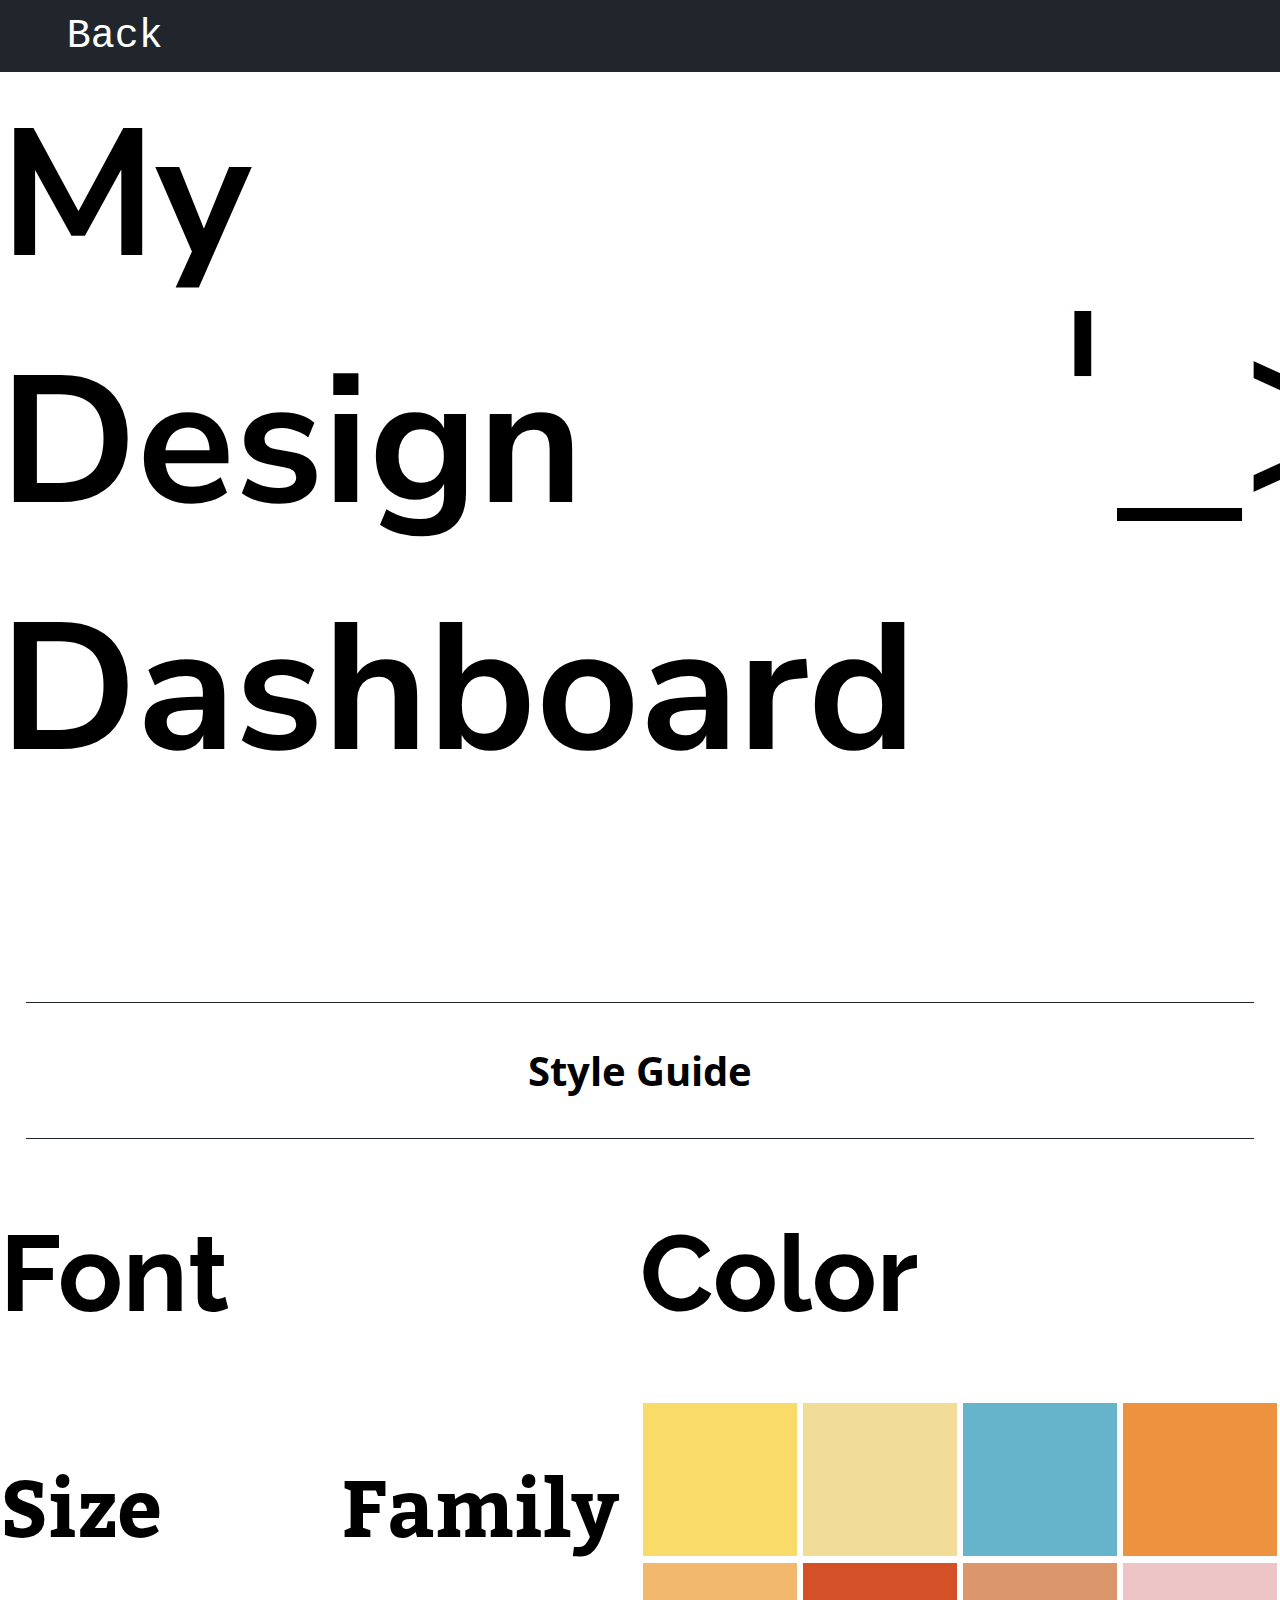
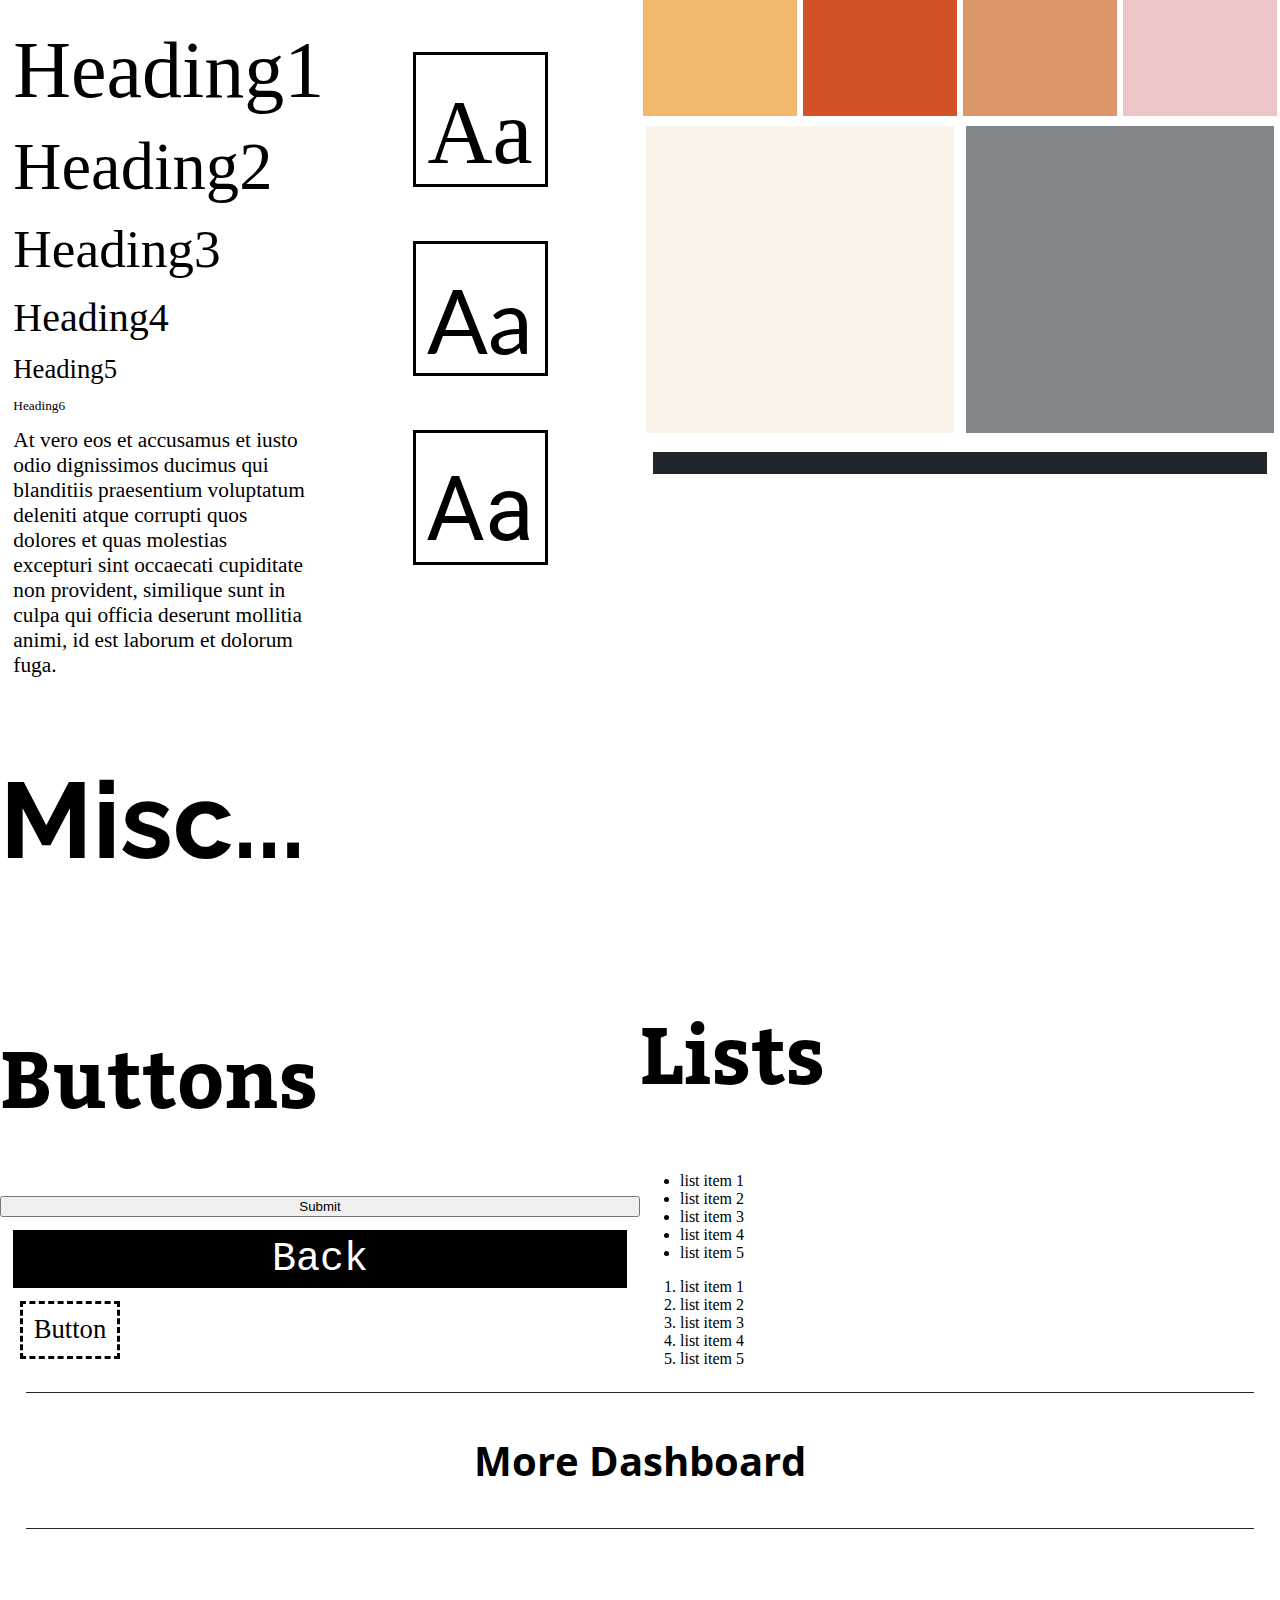
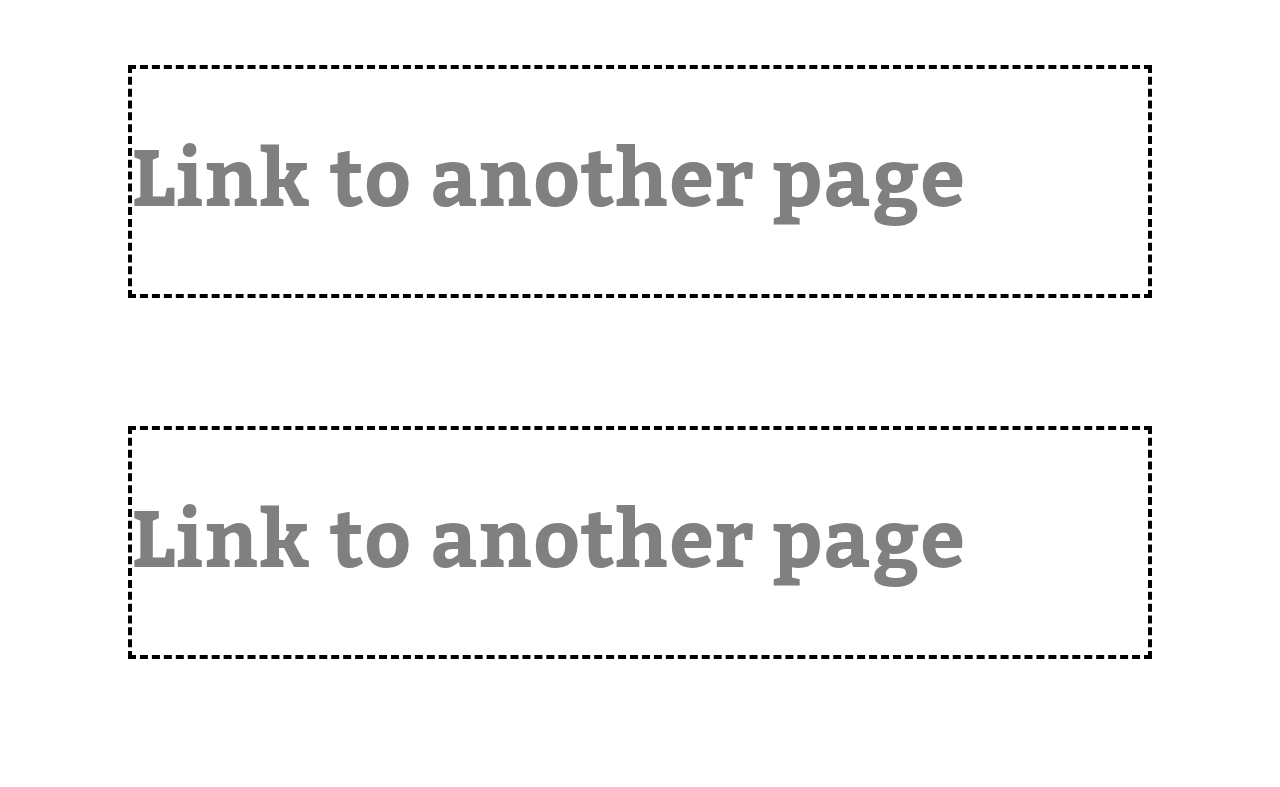
<file: index.html>
<!DOCTYPE html>
<html lang="en" dir="ltr">

<head>
    <meta charset="utf-8">
    <title>My Design Dashboard</title>
    <link rel="stylesheet" href="css/style.css">
</head>

<body>
    <div class="navBar">
      <div class="navButtonWrapper">

        <div class="back">
          <a href="#">Back</a>
        </div>

      </div>
    </div>

    <div class="title">
      <div>
        <h1>My</h1>
        <h1>Design</h1>
        <h1>Dashboard</h1>

      </div>

      <img src="static/emoji.jpg" alt="">
    </div>

    <hr>

    <h2 style = "text-align: center;">Style Guide</h2>
    <hr>

    <div class="curr">

      <div class="left">
        <h3>Font</h3>

        <div class="size">
          <h4>Size</h4>
          <div class="headings">
            <p style = "font-size: 60pt; margin: 10pt;">Heading1</p>
            <p style = "font-size: 50pt; margin: 10pt;">Heading2</p>
            <p style = "font-size: 40pt; margin: 10pt;">Heading3</p>
            <p style = "font-size: 30pt; margin: 10pt;">Heading4</p>
            <p style = "font-size: 20pt; margin: 10pt;">Heading5</p>
            <p style = "font-size: 10pt; margin: 10pt;">Heading6</p>
          </div>
          <div class="paragraphs">
            <p style = "font-size: 16pt; margin: 10pt;">At vero eos et accusamus et iusto odio
              dignissimos ducimus qui blanditiis praesentium voluptatum deleniti atque
              corrupti quos dolores et quas molestias excepturi sint occaecati cupiditate
              non provident, similique sunt in culpa qui officia deserunt mollitia animi,
              id est laborum et dolorum fuga. <p>
            <!-- <p style = "font-size: 16pt; margin: 10pt; font-style: italic">Et harum quidem rerum facilis est et expedita
              distinctio. Nam libero tempore, cum soluta nobis est eligendi optio cumque nihil
              impedit quo minus id quod maxime placeat facere possimus, omnis voluptas assumenda est,
              omnis dolor repellendus. Temporibus autem quibusdam et aut officiis debitis aut rerum
              necessitatibus saepe eveniet ut et voluptates repudiandae sint et molestiae non recusandae.
              Itaque earum rerum hic tenetur a sapiente delectus, ut aut reiciendis voluptatibus maiores alias
              consequatur aut perferendis doloribus asperiores repellat."</p> -->
          </div>
        </div>

        <div class="family">
          <h4>Family</h4>

          <div class="fWrapper">
            <div id="f01">
              Aa
            </div>

            <!-- <p>Georgia</p> -->

          </div>

          <div class="fWrapper">
            <div id="f02">
              Aa
            </div>
            <!-- <p>Lato</p> -->
          </div>

          <div class="fWrapper">
            <div id="f03">
              Aa
            </div>
            <!-- <p>Lato</p> -->
          </div>


        </div>
      </div>


      <div class="right">

        <h3>Color</h3>


        <div class="platter">
          <div id="c00"><span>#f8db68</span></div>
          <div id="c01"><span>#f1dc98</span></div>
          <div id="c02"><span>#65b4cc</span></div>
          <div id="c03"><span>#ed933f</span></div>

          <div id="c10"><span>#f2b86e</span></div>
          <div id="c11"><span>#d45026</span></div>
          <div id="c12"><span>#db976b</span></div>
          <div id="c13"><span>#eec5c6</span></div>

          <div id="c20"><span>#f9f4e7</span></div>
          <div id="c22"><span>#83878a</span></div>
          <div id="c40"><span>#21262c</span></div>

        </div>

      </div>

      <div class="misc">
        <h3>Misc...</h3>
        <div class="button">
          <h4>Buttons</h4>
          <button type="button" name="button">Submit</button>
          <div id="back">
            <a href="#">Back</a>
          </div>

          <div id="b02">
            <span>Button</span>
          </div>

        </div>

        <div class="list">
          <h4>Lists</h4>
          <ul>
            <li>list item 1</li>
            <li>list item 2</li>
            <li>list item 3</li>
            <li>list item 4</li>
            <li>list item 5</li>
          </ul>
          <ol>
            <li>list item 1</li>
            <li>list item 2</li>
            <li>list item 3</li>
            <li>list item 4</li>
            <li>list item 5</li>

          </ol>


        </div>

      </div>

    </div>

    <hr>

    <h2 style = "text-align: center;">More Dashboard</h2>

    <hr>

    <div class="board">

      <div id="b01">
        <h4 style = "color: grey">Link to another page</h4>
      </div>

      <div id="b01">
        <h4 style = "color: grey">Link to another page</h4>
      </div>

      <!-- <div id="b03">
        <h4 style = "color: grey">Link to another page</h4>
      </div>


      <div id="b04">
        <h4 style = "color: grey">Link to another page</h4>
      </div> -->


    </div>

    <div class="footer">

    </div>

</body>

</html>
</file>
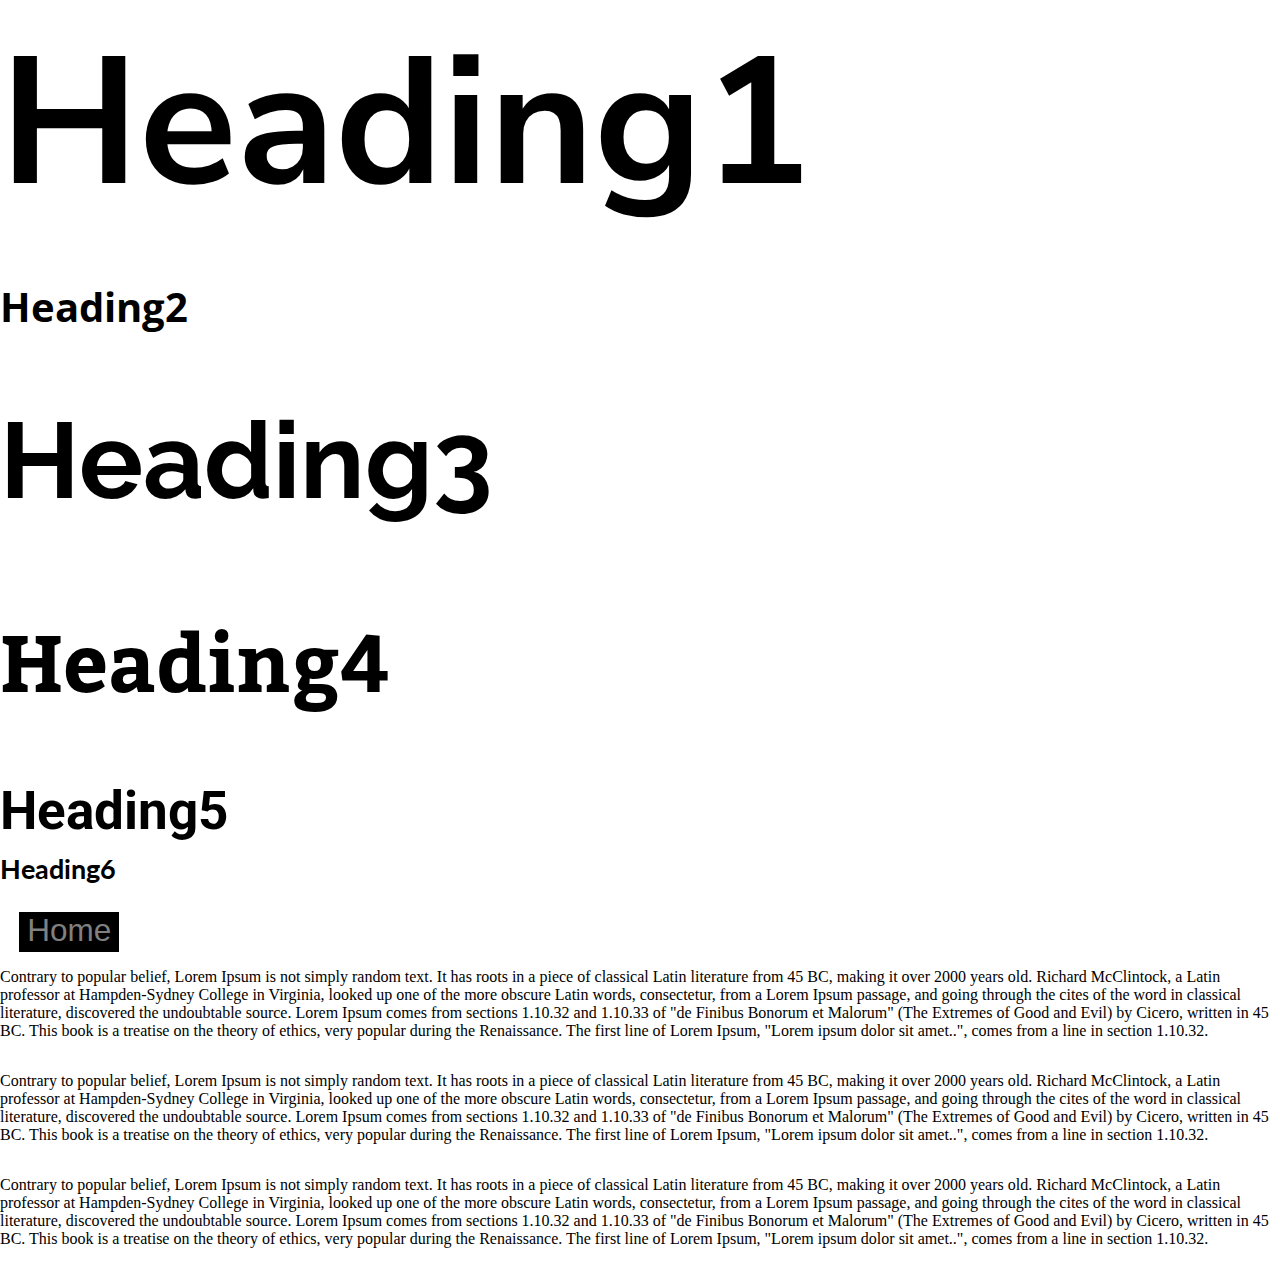
<file: color platter.html>
<!DOCTYPE html>
<html lang="en" dir="ltr">
  <head>
    <meta charset="utf-8">
    <title></title>
    <link rel="stylesheet" href="/css/style.css">
  </head>
  <body>
    <div class="">
      <div id="c01">

      </div>
      <div id="c02">

      </div>
      <div id="c03">

      </div>
      <div id="c04">

      </div>
      <div id="c05">

      </div>
      <div id="c06">

      </div>
      <div id="c07">

      </div>
      <div id="c08">

      </div>
      <div id="c09">

      </div>

      <div id="c10">

      </div>

    </div>

    <div class="content">
      <h1>Heading1</h1>

      <h2>Heading2</h2>
      <h3>Heading3</h3>

      <h4>Heading4</h4>

      <h5>Heading5</h5>

      <h6>Heading6</h6>

      <div class="navSub"><a href="index.html" class = "linkButton">Home</a></div>

      <!-- <div class="botton">
        <p><a href="#">Click me!</a></p>

      </div> -->



    </div>

    <p>Contrary to popular belief, Lorem Ipsum is not simply random text. It has roots in a piece of classical Latin literature from 45 BC, making it over 2000 years old. Richard McClintock, a Latin professor at Hampden-Sydney College in Virginia, looked up one of the more obscure Latin words, consectetur, from a Lorem Ipsum passage, and going through the cites of the word in classical literature, discovered the undoubtable source. Lorem Ipsum comes from sections 1.10.32 and 1.10.33 of "de Finibus Bonorum et Malorum" (The Extremes of Good and Evil) by Cicero, written in 45 BC. This book is a treatise on the theory of ethics, very popular during the Renaissance. The first line of Lorem Ipsum, "Lorem ipsum dolor sit amet..", comes from a line in section 1.10.32.</p>
    <p>Contrary to popular belief, Lorem Ipsum is not simply random text. It has roots in a piece of classical Latin literature from 45 BC, making it over 2000 years old. Richard McClintock, a Latin professor at Hampden-Sydney College in Virginia, looked up one of the more obscure Latin words, consectetur, from a Lorem Ipsum passage, and going through the cites of the word in classical literature, discovered the undoubtable source. Lorem Ipsum comes from sections 1.10.32 and 1.10.33 of "de Finibus Bonorum et Malorum" (The Extremes of Good and Evil) by Cicero, written in 45 BC. This book is a treatise on the theory of ethics, very popular during the Renaissance. The first line of Lorem Ipsum, "Lorem ipsum dolor sit amet..", comes from a line in section 1.10.32.</p>
    <p>Contrary to popular belief, Lorem Ipsum is not simply random text. It has roots in a piece of classical Latin literature from 45 BC, making it over 2000 years old. Richard McClintock, a Latin professor at Hampden-Sydney College in Virginia, looked up one of the more obscure Latin words, consectetur, from a Lorem Ipsum passage, and going through the cites of the word in classical literature, discovered the undoubtable source. Lorem Ipsum comes from sections 1.10.32 and 1.10.33 of "de Finibus Bonorum et Malorum" (The Extremes of Good and Evil) by Cicero, written in 45 BC. This book is a treatise on the theory of ethics, very popular during the Renaissance. The first line of Lorem Ipsum, "Lorem ipsum dolor sit amet..", comes from a line in section 1.10.32.</p>






  </body>
</html>
</file>
<file: css/style.css>
@import url('https://fonts.googleapis.com/css?family=Nunito+Sans:400,700|Open+Sans:700|Roboto|Lato|Raleway:800|EB+Garamond|Kadwa|Lora&display=swap');
* {
    box-sizing: border-box;
}

body,
html {
    margin: 0px;
    padding: 0px;
}

body {
    display: grid;
    grid-template-columns: repeat(1, 1fr);

}

.navBar {
    display: grid;
    grid-template-columns: repeat(1,1fr);
    width: 100vw;
    height: 8vh;
    background-color: rgb(33, 38, 44);
}

.navButtonWrapper {
    grid-column-start: 1;
    grid-column-end: 2;
    height: 100%;
    width: 20vw;
    display: flex;
    flex-direction: row;
    flex-wrap: nowrap;
    justify-content: space-between;
    align-items: center;

}

.navButton {
    transition-duration: 0.5s;
    border-radius: 4pt;
    padding: 4pt;
}

.back {
    transition-duration: 0.5s;
    height: 100%;
    display: flex;
    align-items: center;
    font-size: 30pt;
    font-family: monospace;
    background-color: #21262C;
    color: white;
    text-decoration: none;
    margin-left: 50pt;
}

a {
    text-decoration: none;
    color: white;
}

a:visited {
    text-decoration: none;
}

a:hover {
    color: black;
}

.back:hover {
    transition-duration: 0.5s;
    background-color: white;
    color: black;
    margin-left: 30pt;
}

hr {
    border: 0;
    clear: both;
    display: block;
    width: 96%;
    background-color: #21262C;
    height: 1px;
}

.navButton a {
    font-size: 20pt;
    font-family: "Open Sans";
    color: grey;
    text-decoration: none;
    border-radius: 2pt;
    border: 1px solid black;
}

.navButton:hover {
    border-radius: 0pt;
    background-color: white;
    color: black;
    transition-duration: 0.5s;
}

h1 {
    font-size: 18vmin;
    font-family: "Nunito Sans";
    margin-top: 0.1vh;
    margin-bottom: 0.1vh;
}

hr{
  grid-column: 1,2;
}

img{
  width: 100vw;
}

h2 {
  grid-column: 1 / 2;
    font-size: 5vmin;
    margin-top: 0.8em;
    margin-bottom: 0.8em;
    font-family: "Open Sans"
}

.curr {
    display: grid;
    grid-template-columns: repeat(1, 1fr);
    grid-template-rows: auto auto;
}

.left{
  grid-column: 1 / 2;

}


.size p {
    font-family: Georgia;
}

.family {
    display: flex;
    flex-direction: column;
    align-items: center;
}

.family>div {
    height: 15vmin;
    width: 15vmin;
}

.fWrapper {
    margin: 3vmin;
    display: flex;
    flex-direction: row;
    justify-content: space-between;
}

.fWrapper>div {
    display: flex;
    height: 100%;
    width: 100%;
    border: 3px solid black;
}

#f01 {
    font-family: Georgia;
    font-size: 10vmin;
    justify-content: center;
    align-items: flex-end;
}

#f02 {
    font-family: "Lato";
    font-size: 10vmin;
    justify-content: center;
    align-items: flex-end;
}

#f03 {
    font-family: "Roboto";
    font-size: 10vmin;
    justify-content: center;
    align-items: flex-end;
}

.right{
  grid-column: 1/2;
}

.platter {
    display: grid;
    width: 100%;
    height: 100%;
    grid-template-columns: 25% 25% 25% 25%;
    grid-template-rows: repeat(4, 1fr);
}

.platter div {
    margin: 2%;
    transition-duration: 0.3s;
    display: flex;
    justify-content: center;
    align-items: center;
}

.platter div span {
    opacity: 0;
    transition-duration: 0.5s;
    font-family: "Roboto";
    font-size: 14pt;
    text-transform: uppercase;
}

.platter div:hover {
    transform: scale(1.2);
    transition-duration: 0.3s;
    border: 1px dashed black;
}

.platter div:hover span {
    opacity: 1;
    transition-duration: 0.7s;
}

#c00 {
    background-color: #f8db68;
}

#c01 {
    background-color: #f1dc98;
}

#c02 {
    background-color: #65b4cc;
}

#c03 {
    background-color: #ed933f;
}

#c10 {
    background-color: #f2b86e;
}

#c11 {
    background-color: #d45026;
}

#c12 {
    background-color: #db976b;
}

#c13 {
    background-color: #eec5c6;
}

#c20 {
    background-color: #f9f4e7;
    grid-column: 1 / 3;
    grid-row: 3 / 5;
}

#c22 {
    background-color: #83878a;
    grid-column: 3 / 5;
    grid-row: 3 / 5;
}

#c40 {
    background-color: #21262c;
    color: #F9F4E7;
    grid-column: 1 / 5;
    grid-row: 5 / 6;
}

.misc{
  grid-column: 1 / 2;
  display: grid;
  grid-template-columns: repeat(1, 1fr);
}

.misc h3 {
    grid-column-start: 1;
    grid-row-start: 1;
}

.button {
  grid-column: 1 / 2;
    display: flex;
    flex-wrap: wrap;
    flex-direction: column;
    justify-content: center;
    grid-column: 1 / 2;
    grid-row: 2/ 3;
}

.list {
    grid-column: 1 / 2;
}

#back {
    transition-duration: 0.5s;
    margin: 2%;
    display: flex;
    height: 58px;
    justify-content: center;
    align-items: center;
    background-color: black;
}

#back a {
    display: block;
    font-size: 30pt;
    font-family: monospace;
    color: white;
}

#back:hover {
    transition-duration: 0.5s;
    background-color: white;
    color: black;
    transform: scaleX(0.8);
}

#back a:hover {
    color: black;
    transform: scaleX(1.25);
}

#b02 {
    display: flex;
    flex-direction: column;
    width: 100px;
    height: 58px;
    margin-left: 20px;
    border: 3px dashed black;
    transition-duration: 0.3s;
    justify-content: center;
    align-items: center;
}

#b02:hover {
    display: flex;
    transform: scale(0.98);
    border-radius: 5px;
    border: 2px solid black;
    transition-duration: 0.3s;
}

#b02>span {
    margin: 0;
    font-size: 20pt;
    text-align: center;
}

.board div {
    width: 80vw;
    margin: 10vw;
    border: 4px dashed black;
    transition-duration: 0.3s;
}

.board div:hover {
    transform: scale(0.98);
    border: 5px solid black;
    transition-duration: 0.3s;
}

h3 {
    font-size: 80pt;
    margin-top: 0.6em;
    margin-bottom: 0.6em;
    font-family: "Raleway"
}

h3:hover {
    text-decoration: underline;
}

h4 {
    font-size: 60pt;
    margin-top: 0.4em;
    margin-bottom: 0.4em;
    font-family: "Kadwa"
}

h5 {
    font-size: 40pt;
    margin-top: 0.2em;
    margin-bottom: 0.2em;
    font-family: "Roboto"
}

h6 {
    font-size: 20pt;
    margin-top: 0.1em;
    margin-bottom: 0.1em;
    font-family: "Lato"
}

.navSub {
    margin-top: 3vh;
    margin-left: 1.5vw;
    margin-right: 1.5vw;
    font-size: 3.5vh;
    font-family: sans-serif;
    background-color: black;
    width: 100px;
    height: 40px;
    text-align: center;
    transition-duration: 0.25s;
}

.navSub:hover {
    width: 120px;
    height: 45px;
    transition-duration: 0.25s;
}

.linkButton {
    color: grey;
    transition-duration: 0.25s;
    text-decoration: none;
}

.linkButton:hover {
    color: white;
    text-decoration: underline;
    transition-duration: 0.25s;
}





@media screen and (min-width: 600px){

  body {
      display: flex;
      flex-direction: column;
  }

  h1 {
      font-size: 20vh;
      font-family: "Nunito Sans";
      margin-top: 0.1vh;
      margin-bottom: 0.1vh;
  }

  h2 {
      font-size: 30pt;
      margin-top: 0.8em;
      margin-bottom: 0.8em;
      font-family: "Open Sans"
  }

  .navBar {
      display: grid;
      grid-template-columns: auto, 10%, auto;
      grid-template-rows: 100%;
      width: 100vw;
      height: 8vh;
      background-color: rgb(33, 38, 44);
      align-items: center;
  }

  .navButtonWrapper {
      grid-column-start: 1;
      grid-column-end: 2;
      height: 100%;
      width: 20vw;
      display: flex;
      flex-direction: row;
      flex-wrap: nowrap;
      justify-content: space-between;
      align-items: center;
  }

  .navButton {
      transition-duration: 0.5s;
      border-radius: 4pt;
      padding: 4pt;
  }

  .back {
      transition-duration: 0.5s;
      height: 100%;
      display: flex;
      align-items: center;
      font-size: 30pt;
      font-family: monospace;
      background-color: #21262C;
      color: white;
      text-decoration: none;
      margin-left: 50pt;
  }

  a {
      text-decoration: none;
      color: white;
  }

  a:visited {
      text-decoration: none;
  }

  a:hover {
      color: black;
  }

  .back:hover {
      transition-duration: 0.5s;
      background-color: white;
      color: black;
      margin-left: 30pt;
  }

  hr {
      border: 0;
      clear: both;
      display: block;
      width: 96%;
      background-color: #21262C;
      height: 1px;
  }

  .navButton a {
      font-size: 20pt;
      font-family: "Open Sans";
      color: grey;
      text-decoration: none;
      border-radius: 2pt;
      border: 1px solid black;
  }

  .navButton:hover {
      border-radius: 0pt;
      background-color: white;
      color: black;
      transition-duration: 0.5s;
  }

  .title {
      display: flex;
      flex-direction: row;
      justify-content: space-between;
      margin-bottom: 20vh;
  }

  .title img {
      align-self: flex-start;
      height: 100%;
      margin: 0;
  }

  .curr {
      display: grid;
      grid-template-columns: 50vw 50vw;
      grid-template-rows: auto auto;
  }

  .curr .left {
      display: grid;
      grid-column-start: 1;
      width: 50vw;
      grid-template-columns: 50% 50%;
      grid-template-rows: auto auto;
  }

  .left h3 {
      grid-column: 1 / 3;
      grid-row: 1 / 2;
  }

  .size {
      grid-column: 1 / 2;
      grid-row: 2 / 3;
  }

  .size h1 {}

  .size h2 {}

  .size p {
      font-family: Georgia;
  }

  .family {
      grid-column: 2 / 3;
      grid-row: 2 /3;
      display: flex;
      flex-direction: column;
      align-items: center;
  }

  .family>div {
      height: 15vmin;
      width: 15vmin;
  }

  .fWrapper {
      margin: 3vmin;
  }

  .fWrapper>div {
      display: flex;
      height: 100%;
      width: 100%;
      border: 3px solid black;
  }

  .fWrapper>span {}

  #f01 {
      font-family: Georgia;
      font-size: 10vmin;
      justify-content: center;
      align-items: flex-end;
  }

  #f02 {
      font-family: "Lato";
      font-size: 10vmin;
      justify-content: center;
      align-items: flex-end;
  }

  #f03 {
      font-family: "Roboto";
      font-size: 10vmin;
      justify-content: center;
      align-items: flex-end;
  }

  .curr .right {
      width: 50vw;
      height: 50vw;
      grid-column-start: 2;
  }

  .platter {
      display: grid;
      width: 100%;
      height: 100%;
      grid-template-columns: 25% 25% 25% 25%;
      grid-template-rows: 25% 25% 25% 25%;
  }

  .platter div {
      margin: 2%;
      transition-duration: 0.3s;
      display: flex;
      justify-content: center;
      align-items: center;
  }

  .platter div span {
      opacity: 0;
      transition-duration: 0.5s;
      font-family: "Roboto";
      font-size: 14pt;
      text-transform: uppercase;
  }

  .platter div:hover {
      transform: scale(1.2);
      transition-duration: 0.3s;
      border: 1px dashed black;
  }

  .platter div:hover span {
      opacity: 1;
      transition-duration: 0.7s;
  }

  #c00 {
      background-color: #f8db68;
  }

  #c01 {
      background-color: #f1dc98;
  }

  #c02 {
      background-color: #65b4cc;
  }

  #c03 {
      background-color: #ed933f;
  }

  #c10 {
      background-color: #f2b86e;
  }

  #c11 {
      background-color: #d45026;
  }

  #c12 {
      background-color: #db976b;
  }

  #c13 {
      background-color: #eec5c6;
  }

  #c20 {
      background-color: #f9f4e7;
      grid-column: 1 / 3;
      grid-row: 3 / 5;
  }

  #c22 {
      background-color: #83878a;
      grid-column: 3 / 5;
      grid-row: 3 / 5;
  }

  #c40 {
      background-color: #21262c;
      color: #F9F4E7;
      grid-column: 1 / 5;
      grid-row: 5 / 6;
  }

  .misc {
      grid-column-start: 1 / 4;
      grid-row-start: 2;
      display: grid;
      grid-template-columns: 50vw 50vw;
      grid-template-rows: auto auto;
  }

  .misc h3 {
      grid-column-start: 1;
      grid-row-start: 1;
  }

  .button {
      display: flex;
      flex-wrap: wrap;
      flex-direction: column;
      justify-content: center;
      grid-column: 1 / 2;
      grid-row: 2/ 3;
  }

  .list {
      grid-column: 2 / 3;
      grid-row: 2 / 3;
  }

  #back {
      transition-duration: 0.5s;
      margin: 2%;
      display: flex;
      height: 58px;
      justify-content: center;
      align-items: center;
      background-color: black;
  }

  #back a {
      display: block;
      font-size: 30pt;
      font-family: monospace;
      color: white;
  }

  #back:hover {
      transition-duration: 0.5s;
      background-color: white;
      color: black;
      transform: scaleX(0.8);
  }

  #back a:hover {
      color: black;
      transform: scaleX(1.25);
  }

  #b02 {
      display: flex;
      flex-direction: column;
      width: 100px;
      height: 58px;
      margin-left: 20px;
      border: 3px dashed black;
      transition-duration: 0.3s;
      justify-content: center;
      align-items: center;
  }

  #b02:hover {
      display: flex;
      transform: scale(0.98);
      border-radius: 5px;
      border: 2px solid black;
      transition-duration: 0.3s;
  }

  #b02>span {
      margin: 0;
      font-size: 20pt;
      text-align: center;
  }

  .board div {
      width: 80vw;
      margin: 10vw;
      border: 4px dashed black;
      transition-duration: 0.3s;
  }

  .board div:hover {
      transform: scale(0.98);
      border: 5px solid black;
      transition-duration: 0.3s;
  }

  h3 {
      font-size: 80pt;
      margin-top: 0.6em;
      margin-bottom: 0.6em;
      font-family: "Raleway"
  }

  h3:hover {
      text-decoration: underline;
  }

  h4 {
      font-size: 60pt;
      margin-top: 0.4em;
      margin-bottom: 0.4em;
      font-family: "Kadwa"
  }

  h5 {
      font-size: 40pt;
      margin-top: 0.2em;
      margin-bottom: 0.2em;
      font-family: "Roboto"
  }

  h6 {
      font-size: 20pt;
      margin-top: 0.1em;
      margin-bottom: 0.1em;
      font-family: "Lato"
  }

  .navSub {
      margin-top: 3vh;
      margin-left: 1.5vw;
      margin-right: 1.5vw;
      font-size: 3.5vh;
      font-family: sans-serif;
      background-color: black;
      width: 100px;
      height: 40px;
      text-align: center;
      transition-duration: 0.25s;
  }

  .navSub:hover {
      width: 120px;
      height: 45px;
      transition-duration: 0.25s;
  }

  .linkButton {
      color: grey;
      transition-duration: 0.25s;
      text-decoration: none;
  }

  .linkButton:hover {
      color: white;
      text-decoration: underline;
      transition-duration: 0.25s;
  }


}
</file>
